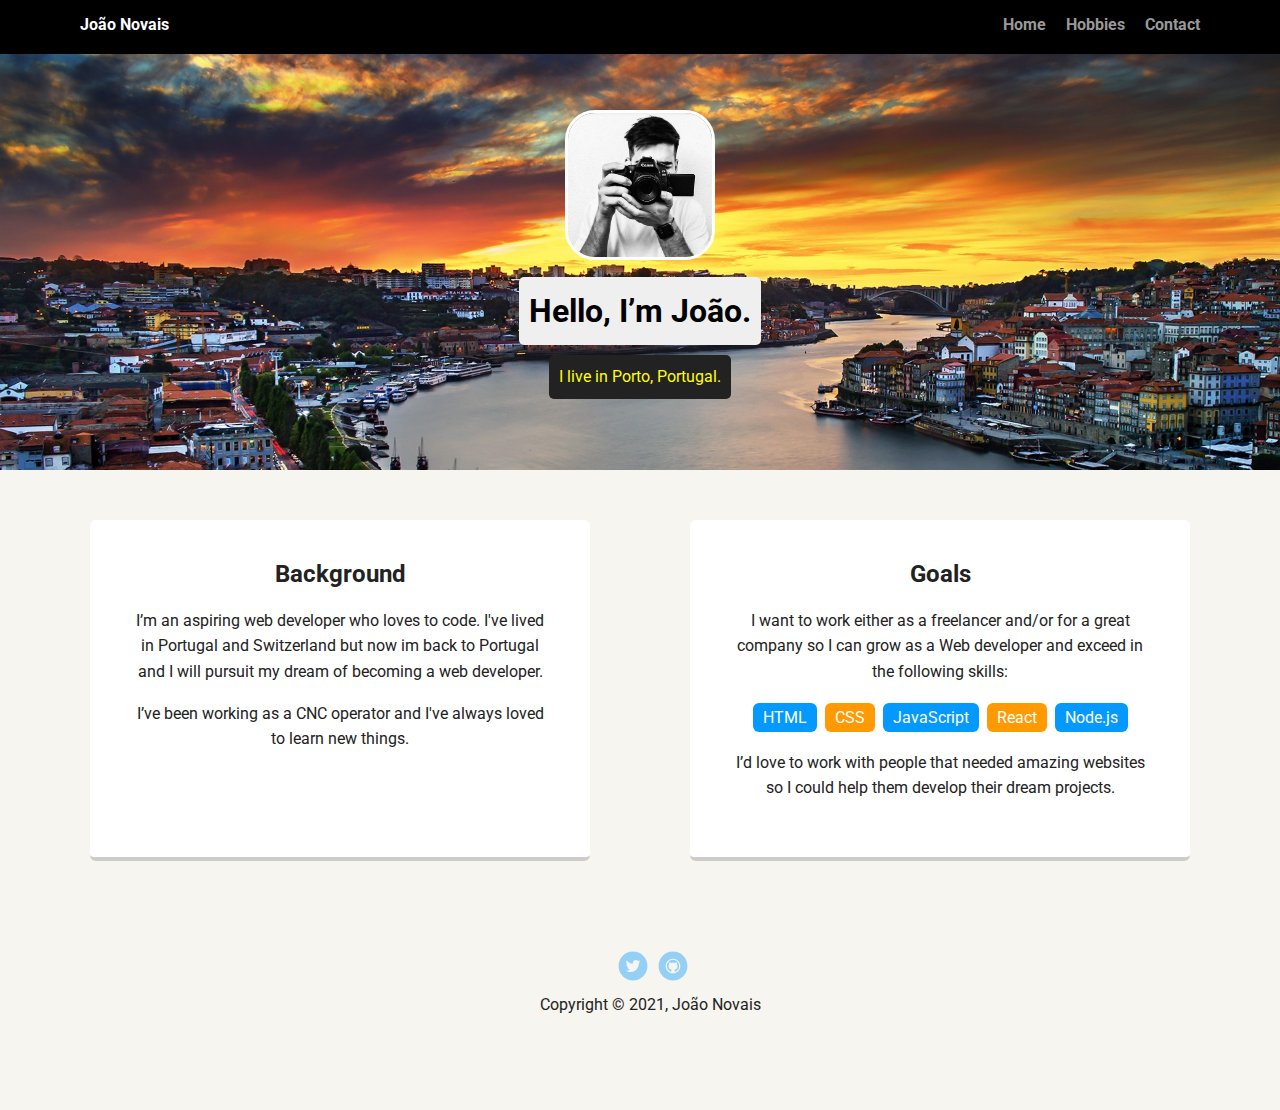
<file: index.html>
<!doctype html>
<html lang="en">
<head>
  <meta charset="utf-8">
  <title>João Novais's Profile</title>
  <meta name="viewport" content="width=device-width, initial-scale=1.0">
  <link rel="stylesheet" href="styles.css">
  <link href="https://fonts.googleapis.com/css?family=Muli%7CRoboto:400,300,500,700,900" rel="stylesheet"></head>
  <body>

    <nav class="main-nav">
        <ul class="nav">
          <li class="name">João Novais</li>
          <li><a href="index.html">Home</a></li>
          <li><a href="hobbies.html">Hobbies</a></li>
          <li><a href="contact.html">Contact</a></li>
        </ul>
    </nav>

    <header>
      <img src="images/me.jpeg" alt="Photo of João" class="profile-image">
      <h1 class="tag name">Hello, I’m João.</h1>
      <p class="tag location">I live in Porto, Portugal.</p>
    </header>

    <main class="flex">
      <section class="card">
        <h2>Background</h2>
        <p>I’m an aspiring web developer who loves to code. I've lived in Portugal and Switzerland but now im back to Portugal and I will pursuit my dream of becoming a web developer.</p>
        <p>I’ve been working as a CNC operator and I've always loved to learn new things.</p>
      </section> 

      <section class="card">
        <h2>Goals</h2>
        <p>I want to work either as a freelancer and/or for a great company so I can grow as a Web developer and exceed in the following skills:</p>
        <ul class="skills">
          <li>HTML</li>
          <li>CSS</li>
          <li>JavaScript</li>
          <li>React</li>
          <li>Node.js</li>
        </ul>
        <p>I’d love to work with people that needed amazing websites so I could help them develop their dream projects.</p>
      </section> 

    </main>
    <footer>
      <ul>
        <li><a href="https://twitter.com/jcnovaiss" target="_blank" class="social twitter">Twitter</a></li>
        <li><a href="https://github.com/joaocnovais" target="_blank" class="social github">Github</a></li>
      </ul>
      <p class="copyright">Copyright &copy; 2021, João Novais</p>
    </footer>
  </body>
  </html>
</file>
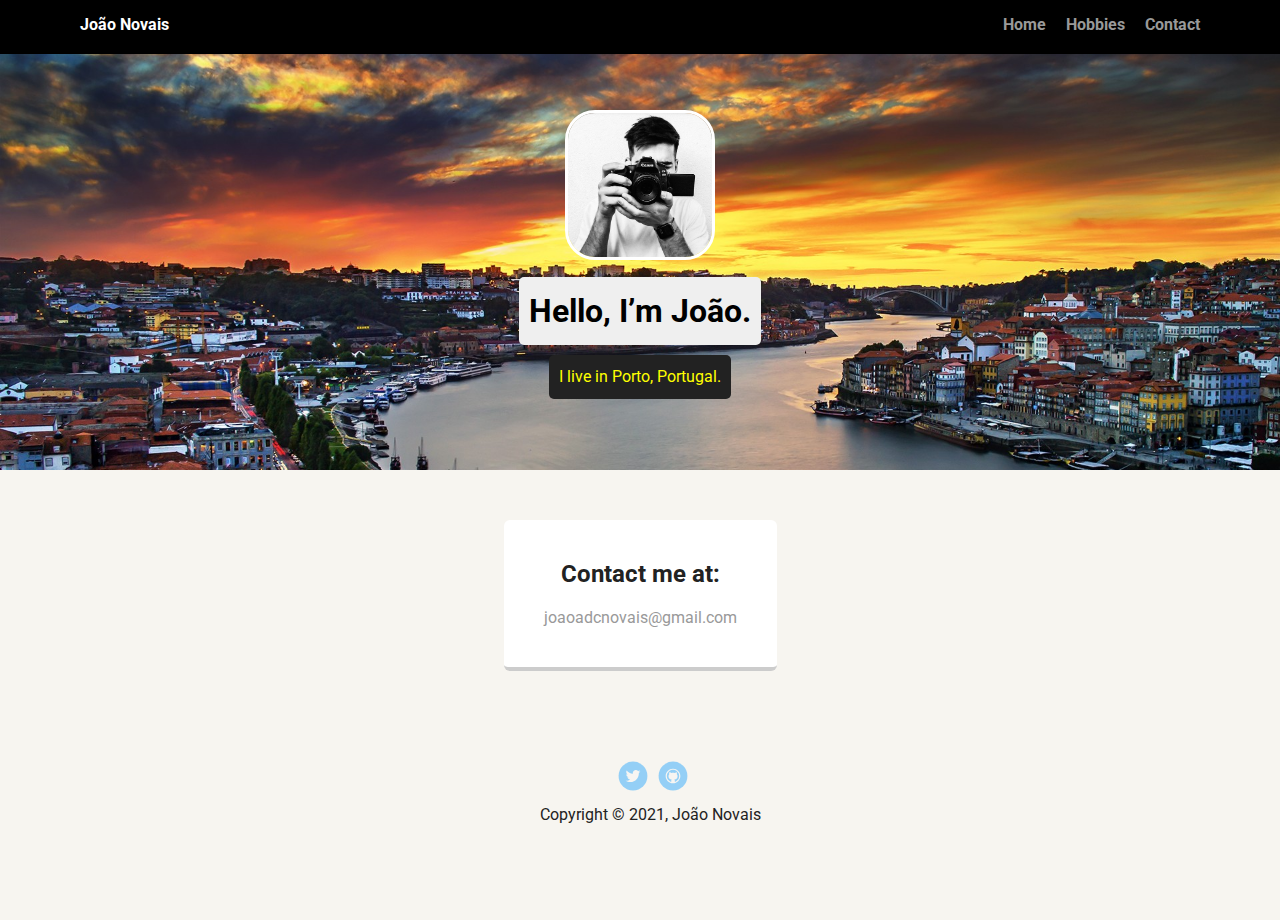
<file: contact.html>
<!doctype html>
<html lang="en">
<head>
  <meta charset="utf-8">
  <title>João Novais's Profile</title>
  <meta name="viewport" content="width=device-width, initial-scale=1.0">
  <link rel="stylesheet" href="styles.css">
  <link href="https://fonts.googleapis.com/css?family=Muli%7CRoboto:400,300,500,700,900" rel="stylesheet"></head>
  <body>

    <nav class="main-nav">
        <ul class="nav">
          <li class="name">João Novais</li>
          <li><a href="index.html">Home</a></li>
          <li><a href="hobbies.html">Hobbies</a></li>
          <li><a href="contact.html">Contact</a></li>
        </ul>
    </nav>

    <header>
      <img src="images/me.jpeg" alt="Photo of João" class="profile-image">
      <h1 class="tag name">Hello, I’m João.</h1>
      <p class="tag location">I live in Porto, Portugal.</p>
    </header>

    <main class="flex">
      <section class="card">
        <h2>Contact me at:</h2>
        <a href="mailto:joaoadcnovais@gmail.com">joaoadcnovais@gmail.com</a> 
         
      </section> 

    </main>
    <footer>
      <ul>
        <li><a href="https://twitter.com/jcnovaiss" target="_blank" class="social twitter">Twitter</a></li>
        <li><a href="https://github.com/joaocnovais" target="_blank" class="social github">Github</a></li>
      </ul>
      <p class="copyright">Copyright &copy; 2021, João Novais</p>
    </footer>
  </body>
  </html>
</file>
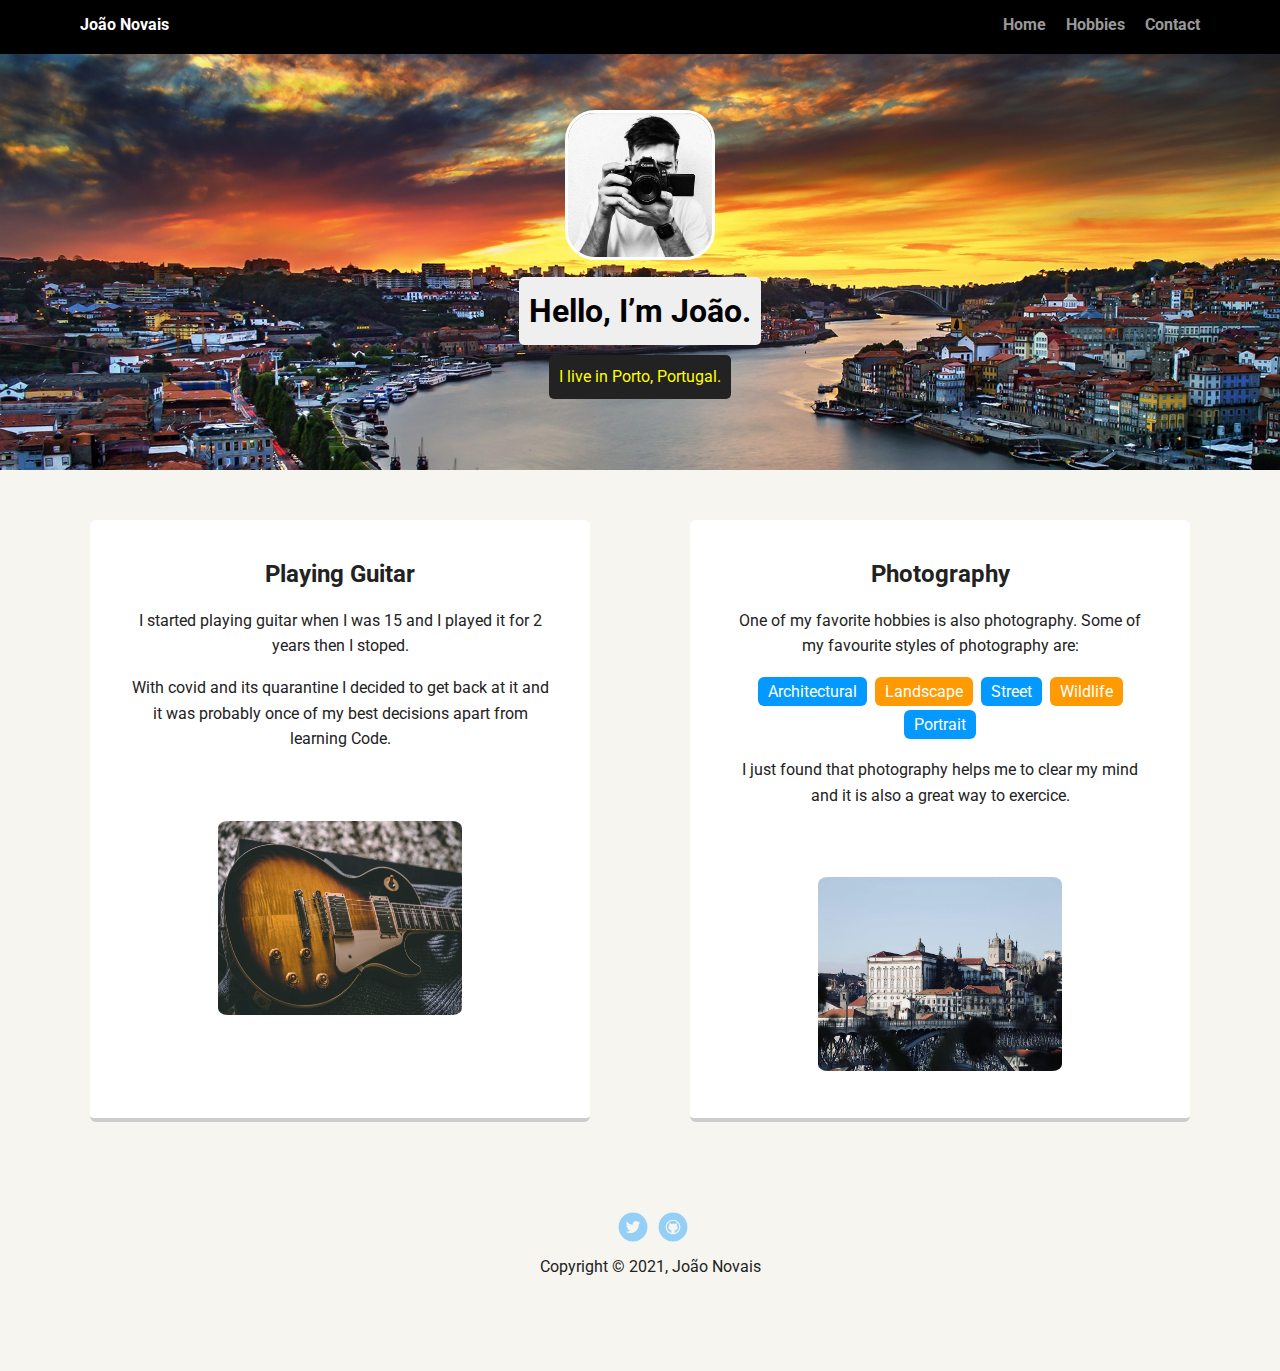
<file: hobbies.html>
<!doctype html>
<html lang="en">
<head>
  <meta charset="utf-8">
  <title>João Novais's Profile</title>
  <meta name="viewport" content="width=device-width, initial-scale=1.0">
  <link rel="stylesheet" href="styles.css">
  <link href="https://fonts.googleapis.com/css?family=Muli%7CRoboto:400,300,500,700,900" rel="stylesheet"></head>
  <body>

    <nav class="main-nav">
        <ul class="nav">
          <li class="name">João Novais</li>
          <li><a href="index.html">Home</a></li>
          <li><a href="hobbies.html">Hobbies</a></li>
          <li><a href="contact.html">Contact</a></li>
        </ul>
    </nav>

    <header>
      <img src="images/me.jpeg" alt="Photo of João" class="profile-image">
      <h1 class="tag name">Hello, I’m João.</h1>
      <p class="tag location">I live in Porto, Portugal.</p>
    </header>

    <main class="flex">
      <section class="card">
        <h2>Playing Guitar</h2>
        <p>I started playing guitar when I was 15 and I played it for 2 years then I stoped.</p>
        <p>With covid and its quarantine I decided to get back at it and it was probably once of my best decisions apart from learning Code.</p>
        <img src="images/guitar.jpg" alt="Photo of my favourite Guitar" class="guitar-image">
      </section> 

      <section class="card">
        <h2>Photography</h2>
        <p>One of my favorite hobbies is also photography. Some of my favourite styles of photography are:</p>
        <ul class="skills">
          <li>Architectural</li>
          <li>Landscape</li>
          <li>Street</li>
          <li>Wildlife</li>
          <li>Portrait</li>
        </ul>
        
        <p>I just found that photography helps me to clear my mind and it is also a great way to exercice.</p>
        <img src="images/myphoto.jpeg" alt="Photo that I took" class="myphoto-image">
      </section> 

    </main>
    <footer>
      <ul>
        <li><a href="https://twitter.com/jcnovaiss" target="_blank" class="social twitter">Twitter</a></li>
        <li><a href="https://github.com/joaocnovais" target="_blank" class="social github">Github</a></li>
      </ul>
      <p class="copyright">Copyright &copy; 2021, João Novais</p>
    </footer>
  </body>
  </html>
</file>
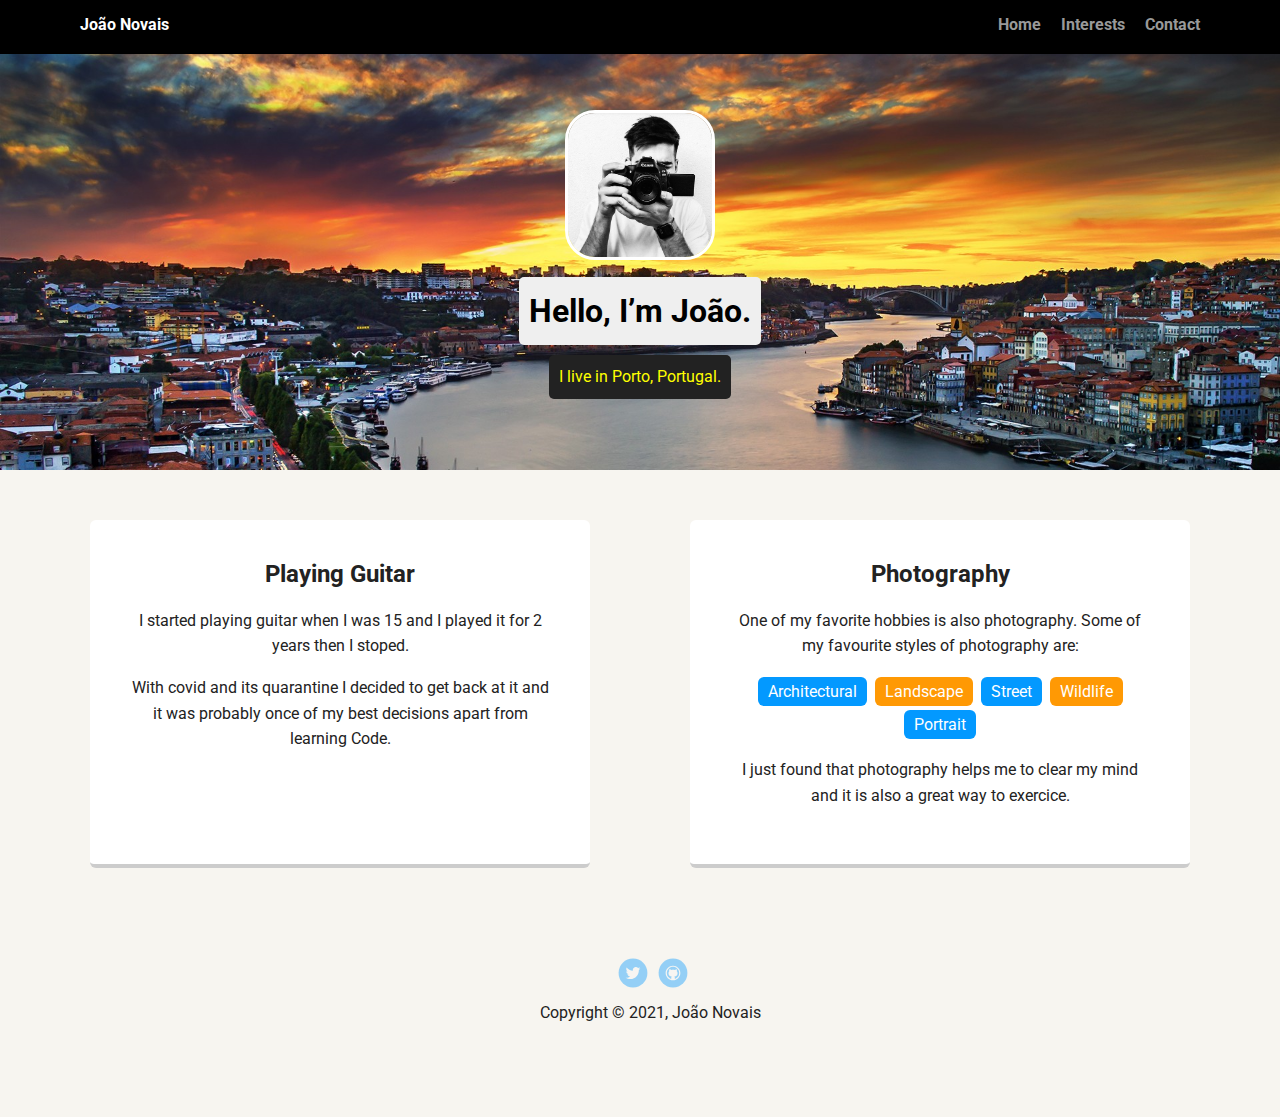
<file: interests.html>
<!doctype html>
<html lang="en">
<head>
  <meta charset="utf-8">
  <title>João Novais's Profile</title>
  <meta name="viewport" content="width=device-width, initial-scale=1.0">
  <link rel="stylesheet" href="styles.css">
  <link href="https://fonts.googleapis.com/css?family=Muli%7CRoboto:400,300,500,700,900" rel="stylesheet"></head>
  <body>

    <div class="main-nav">
        <ul class="nav">
          <li class="name">João Novais</li>
          <li><a href="index.html">Home</a></li>
          <li><a href="interests.html">Interests</a></li>
          <li><a href="contact.html">Contact</a></li>
        </ul>
    </div>

    <header>
      <img src="images/me.jpeg" alt="Photo of João" class="profile-image">
      <h1 class="tag name">Hello, I’m João.</h1>
      <p class="tag location">I live in Porto, Portugal.</p>
    </header>

    <main class="flex">
      <div class="card">
        <h2>Playing Guitar</h2>
        <p>I started playing guitar when I was 15 and I played it for 2 years then I stoped.</p>
        <p>With covid and its quarantine I decided to get back at it and it was probably once of my best decisions apart from learning Code.</p>
      </div> 

      <div class="card">
        <h2>Photography</h2>
        <p>One of my favorite hobbies is also photography. Some of my favourite styles of photography are:</p>
        <ul class="skills">
          <li>Architectural</li>
          <li>Landscape</li>
          <li>Street</li>
          <li>Wildlife</li>
          <li>Portrait</li>
        </ul>
        
      <p>I just found that photography helps me to clear my mind and it is also a great way to exercice.</p>
      </div> 

    </main>
    <footer>
      <ul>
        <li><a href="https://twitter.com/jcnovaiss" target="_blank" class="social twitter">Twitter</a></li>
        <li><a href="https://github.com/joaocnovais" target="_blank" class="social github">Github</a></li>
      </ul>
      <p class="copyright">Copyright &copy; 2021, João Novais</p>
    </footer>
  </body>
  </html>
</file>
<file: styles.css>
/* Global Layout Set-up */
* {
  box-sizing: border-box;
}

body {
  margin: 0;
  padding: 0;
  text-align: center;
  font-family: 'Roboto', sans-serif;
  color: #222;
  background: #f7f5f0;
}
/* Link Styles */

a {
  text-decoration: none;
  color: #999;
}
a:hover {
  color: #6633ff;
}

/* Section Styles */

.main-nav {
  width: 100%;
  background: black;
  min-height: 30px;
  padding: 10px;
  position: fixed;
  text-align: center;
}
.nav {
  display: flex;
  justify-content: space-around;
  font-weight: 700;
  list-style-type: none;
  margin: 0 auto;
  padding: 0;
}

.nav .name {
  display: block;
  margin-right: auto;
  color: white;
}
.nav li {
  padding: 5px 10px 10px 10px;
}
.nav a {
  transition: all 0.5s;
}
.nav a:hover {
  color: white;
}

header {
  text-align: center;
  background: url('images/porto1.jpg') no-repeat top center;
  background-size: cover;
  overflow: hidden;
  padding-top: 60px;
}
header {
  line-height: 1.5;
}
header .profile-image {
  margin-top: 50px;
  width: 150px;
  height: 150px;
  border-radius: 20%;
  border: 3px solid white;
  transition: all 0.5s;
}
header .profile-image:hover {
  transform: scale(1.15);
}
.tag {
  background-color: #efefef;
  color: black;
  padding: 10px;
  border-radius: 5px;
  display: table;
  margin: 10px auto;
}
.location {
  background-color: #222;
  color: yellow;
}
.card {
  margin: 30px;
  padding: 20px 40px 40px;
  max-width: 500px;
  text-align: center;
  background: #fff;
  border-bottom: 4px solid #ccc;
  border-radius: 6px;
  transition: all 0.5s;
}
.guitar-image {
  margin-top: 50px;
  width: 250px;
  height: 200px;
  border-radius: 5%;
  border: 3px solid white;
}
.myphoto-image {
  margin-top: 50px;
  width: 250px;
  height: 200px;
  border-radius: 5%;
  border: 3px solid white;
}
.card:hover {
  border-color: #f16f40;
}

ul.skills {
  padding: 0;
  text-align: center;
}

.skills li {
  border-radius: 6px;
  display: inline-block;
  background: #ff9904;
  color: white;
  padding: 5px 10px;
  margin: 2px;
}

.skills li:nth-child(odd) {
  background: #0399ff;
}

footer {
  width: 100%;
  min-height: 30px;
  padding: 20px 0 40px 20px;
}

footer .copyright {
  top: -8px;
  font-size: 0.75em;
}

footer ul {
  list-style-type: none;
  margin: 0;
  padding: 0;
}

footer ul li {
  display: inline-block;
}

a.social {
  display: inline-block;
  text-indent: -9999px;
  margin-left: 5px;
  width: 30px;
  height: 30px;
  background-size: 30px 30px;
  opacity: 0.4;
  transition: all 0.5s;
}
a.twitter {
  background-image: url(images/twitter.svg);
}
a.github {
  background-image: url(images/github.svg);
}
a.social:hover {
  opacity: 1;
}
.clearfix {
  clear: both;
}

/* Styles for larger screens */
@media screen and (min-width: 720px) {
  .flex {
    display: -ms-flexbox; /* TWEENER - IE 10 */
    display: flex;
    max-width: 1200px;
    -ms-flex-pack: distribute;
    justify-content: space-around;
    margin: 0 auto;
  }

  header {
    min-height: 470px;
  }

  .nav {
    max-width: 1200px;
    padding: 0 30px;
  }

  main {
    padding-top: 20px;
  }

  main p {
    line-height: 1.6em;
  }

  footer {
    font-size: 1.3em;
    max-width: 1200px;
    margin: 40px auto;
  }
}
</file>
